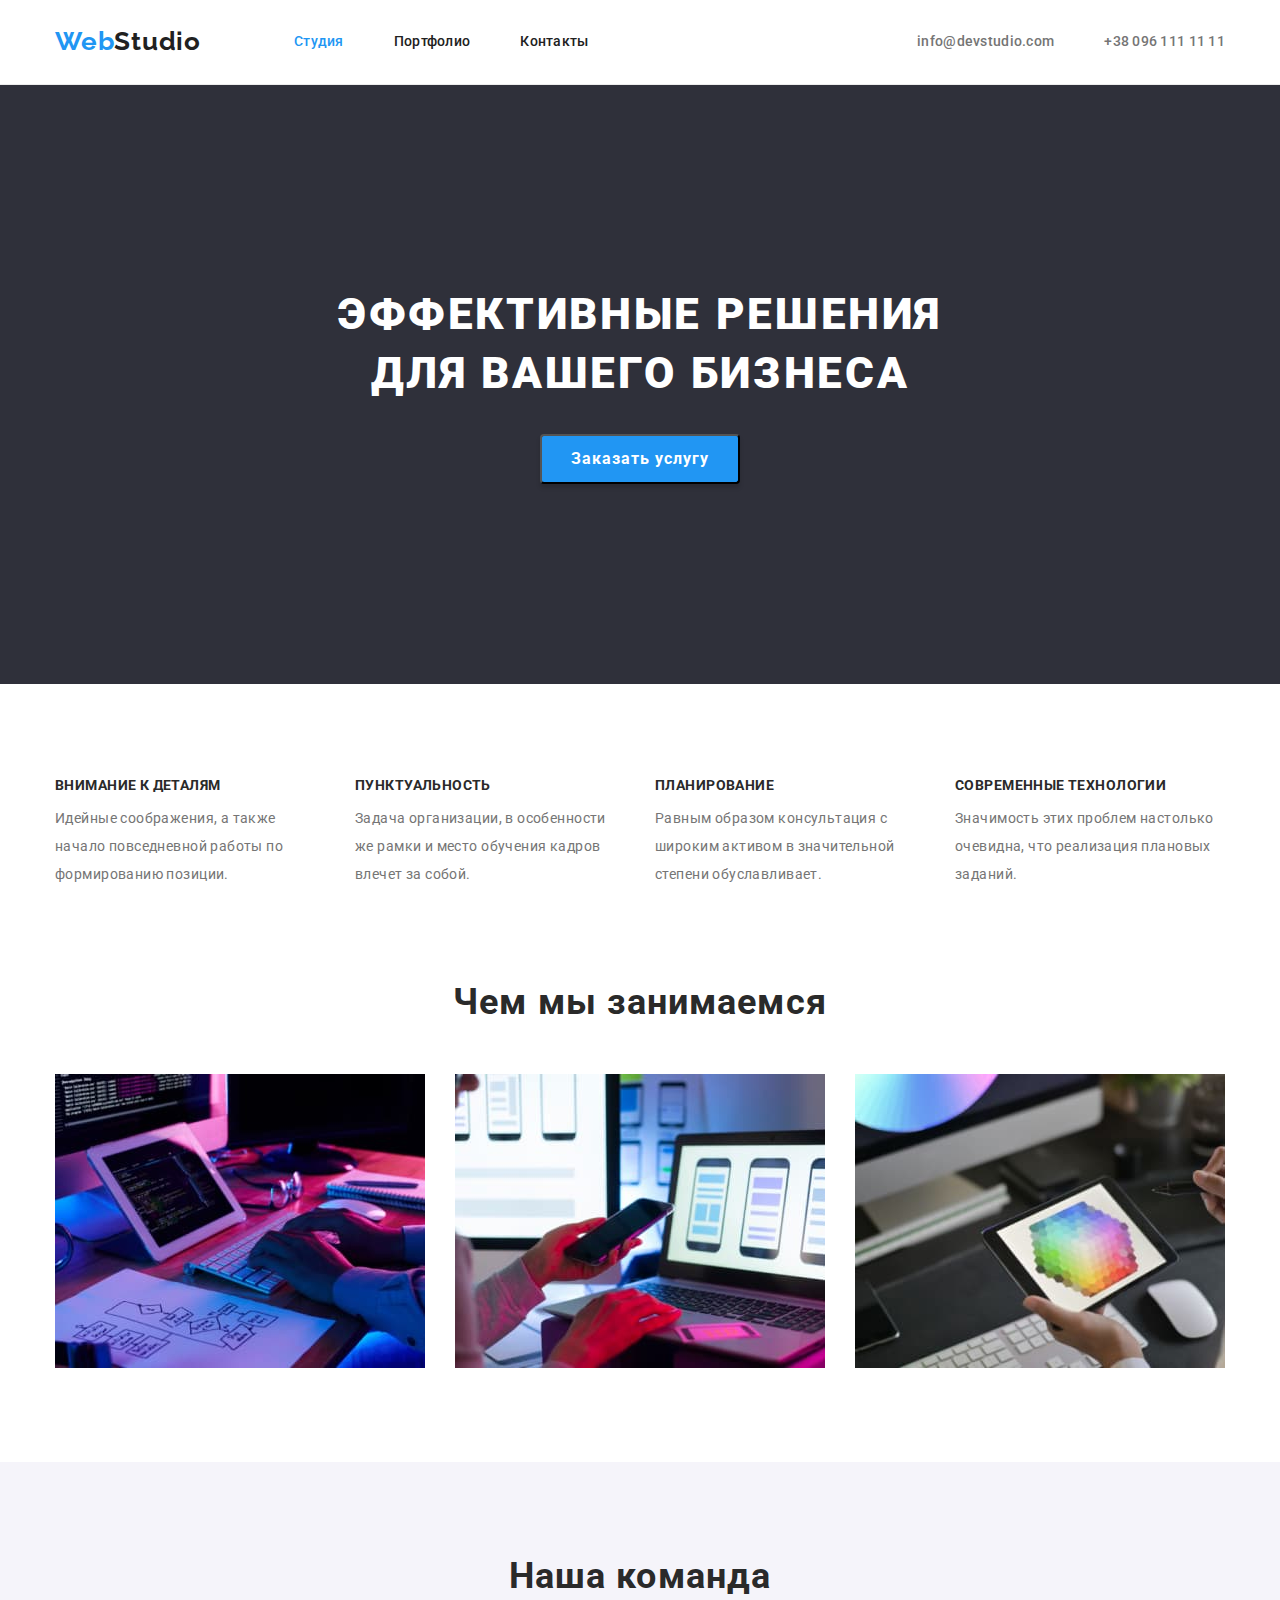
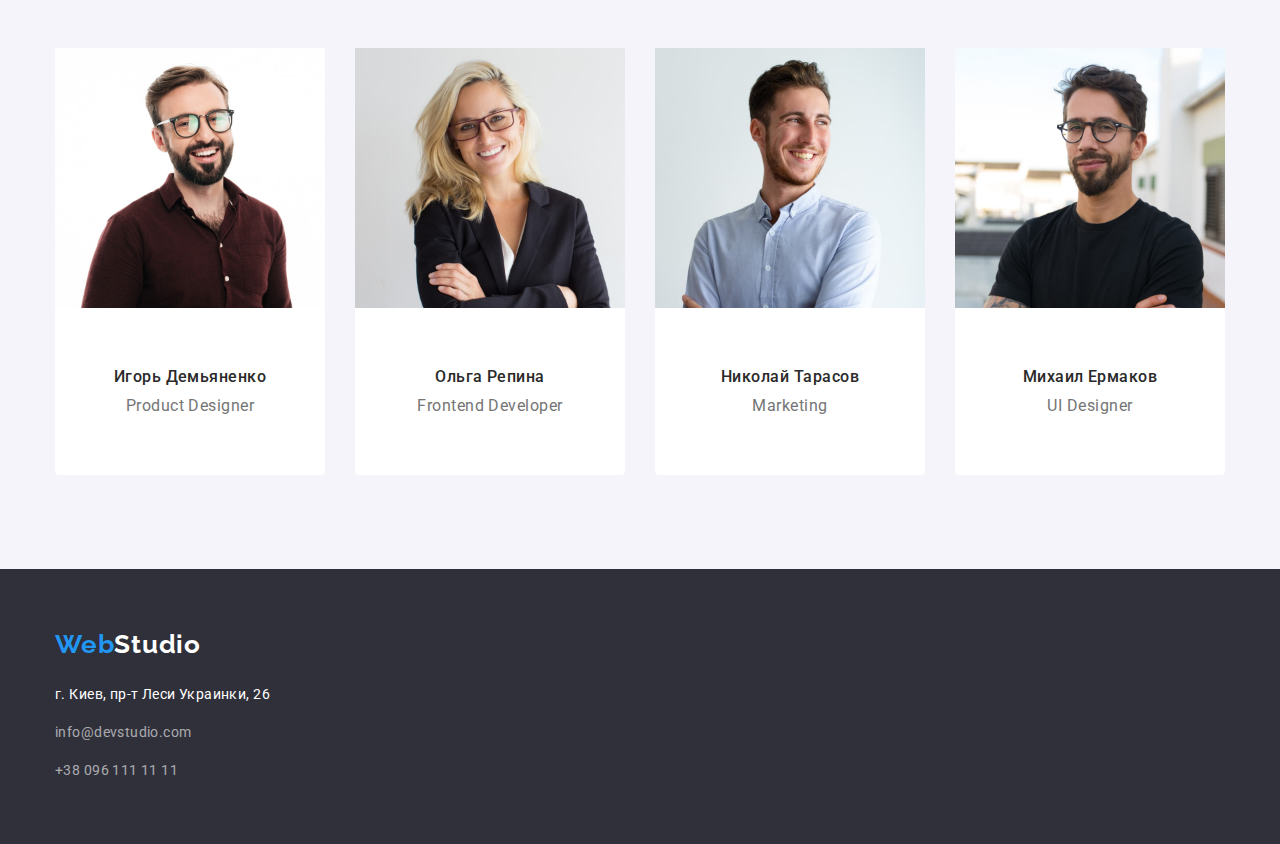
<file: index.html>
<!DOCTYPE html>
<html lang="ru">
  <head>
    <meta charset="UTF-8" />
    <meta http-equiv="X-UA-Compatible" content="IE=edge" />
    <meta name="viewport" content="width=device-width, initial-scale=1.0" />
    <title>Document</title>
    <link rel="preconnect" href="https://fonts.googleapis.com" />
    <link rel="preconnect" href="https://fonts.gstatic.com" crossorigin />
    <link
      href="https://fonts.googleapis.com/css2?family=Raleway:wght@700&family=Roboto:wght@400;500;700;900&display=swap"
      rel="stylesheet"
    />
    <link
      rel="stylesheet"
      href="https://cdnjs.cloudflare.com/ajax/libs/modern-normalize/1.1.0/modern-normalize.min.css"
    />
    <link rel="stylesheet" href="css/styles.css" />
  </head>
  <body class="page">
    <!--шапка сайта-->
    <header class="page-header">
      <!--логотип-->
      <div class="container main-nav">
        <nav class="main-nav">
          <a href="./index.html" class="logo link"> Web<span class="inner">Studio</span></a>
          <!--навигация-->
          <ul class="site-nav list">
            <li class="item">
              <a href="index.html" class="title-info site-nav link current">Студия</a>
            </li>
            <li class="item">
              <a href="portfolio.html" class="title-info site-nav link">Портфолио</a>
            </li>
            <li class="item"><a href="" class="title-info site-nav link">Контакты</a></li>
          </ul>
        </nav>
        <!--контакты-->
        <ul class="site-contacts list">
          <li class="item">
            <a href="mailto:info@devstudio.com" class="title-info site-contacts link"
              >info@devstudio.com</a
            >
          </li>
          <li class="item">
            <a href="tel:+380961111111" class="title-info site-contacts link">+38 096 111 11 11</a>
          </li>
        </ul>
      </div>
    </header>

    <main>
      <!--Герой -->
      <section class="hero-section">
        <div class="container">
          <h1 class="hero-title">
            Эффективные решения <br />
            для вашего бизнеса
          </h1>
          <button type="button" class="hero-button">Заказать услугу</button>
        </div>
      </section>

      <!--Преимущества-->
      <section class="benefits-section">
        <div class="container">
          <h2 class="visually-hidden">Преимущества нашей студии</h2>
          <ul class="benefits list box">
            <li class="item">
              <h3 class="title">Внимание к деталям</h3>
              <p class="text">
                Идейные соображения, а также начало повседневной работы по формированию позиции.
              </p>
            </li>
            <li class="item">
              <h3 class="title">Пунктуальность</h3>
              <p class="text">
                Задача организации, в особенности же рамки и место обучения кадров влечет за собой.
              </p>
            </li>
            <li class="item">
              <h3 class="title">Планирование</h3>
              <p class="text">
                Равным образом консультация с широким активом в значительной степени обуславливает.
              </p>
            </li>
            <li class="item">
              <h3 class="title">Современные технологии</h3>
              <p class="text">
                Значимость этих проблем настолько очевидна, что реализация плановых заданий.
              </p>
            </li>
          </ul>
        </div>
      </section>

      <!--Чем мы занимаемся-->
      <section class="work-section">
        <div class="container">
          <h2 class="section-title">Чем мы занимаемся</h2>
          <ul class="list main">
            <li class="item">
              <img
                class="photo"
                width="370"
                height="294"
                src="./images/box1.jpg"
                alt="мужчина пишет код"
              />
            </li>
            <li class="item">
              <img
                class="photo"
                width="370"
                height="294"
                src="./images/box2.jpg"
                alt="мужчина держит в руке телефон перед ноутбуком"
              />
            </li>
            <li class="item">
              <img
                class="photo"
                width="370"
                height="294"
                src="./images/box3.jpg"
                alt="мужчина выбирает цвет на планшете"
              />
            </li>
          </ul>
        </div>
      </section>

      <!--Наша команда-->
      <section class="team-section">
        <div class="container">
          <h2 class="team-title">Наша команда</h2>
          <ul class="team-pic list">
            <li class="team-pic-item">
              <img
                class="team-photo"
                width="270"
                height="260"
                src="./images/img2.jpg"
                alt="мужчина"
              />
              <div class="team-info-title">
                <h3 class="title">Игорь Демьяненко</h3>
                <p class="text" lang="en">Product Designer</p>
              </div>
            </li>
            <li class="team-pic-item">
              <img
                class="team-photo"
                width="270"
                height="260"
                src="./images/img3.jpg"
                alt="женщина"
              />
              <div class="team-info-title">
                <h3 class="title">Ольга Репина</h3>
                <p class="text" lang="en">Frontend Developer</p>
              </div>
            </li>
            <li class="team-pic-item">
              <img
                class="team-photo"
                width="270"
                height="260"
                src="./images/img4.jpg"
                alt="мужчина"
              />
              <div class="team-info-title">
                <h3 class="title">Николай Тарасов</h3>
                <p class="text" lang="en">Marketing</p>
              </div>
            </li>
            <li class="team-pic-item">
              <img
                class="team-photo"
                width="270"
                height="260"
                src="./images/img5.jpg"
                alt="мужчина"
              />
              <div class="team-info-title">
                <h3 class="title">Михаил Ермаков</h3>
                <p class="text" lang="en">UI Designer</p>
              </div>
            </li>
          </ul>
        </div>
      </section>
    </main>

    <!--Подвал-->
    <footer class="footer-section">
      <div class="container">
        <a href="./index.html" class="footer-logo link">Web<span class="inner">Studio</span></a>
        <address>
          <ul class="list">
            <li class="type">
              <a
                href="https://goo.gl/maps/yP3cJNycTKbXTuei9"
                class="map link"
                target="_blank"
                rel="noopener noreferrer"
              >
                г. Киев, пр-т Леси Украинки, 26</a
              >
            </li>
            <li class="type">
              <a href="mailto:info@devstudio.com" class="info link">info@devstudio.com</a>
            </li>
            <li><a href="tel:+380961111111" class="info link">+38 096 111 11 11</a></li>
          </ul>
        </address>
      </div>
    </footer>
  </body>
</html>
</file>
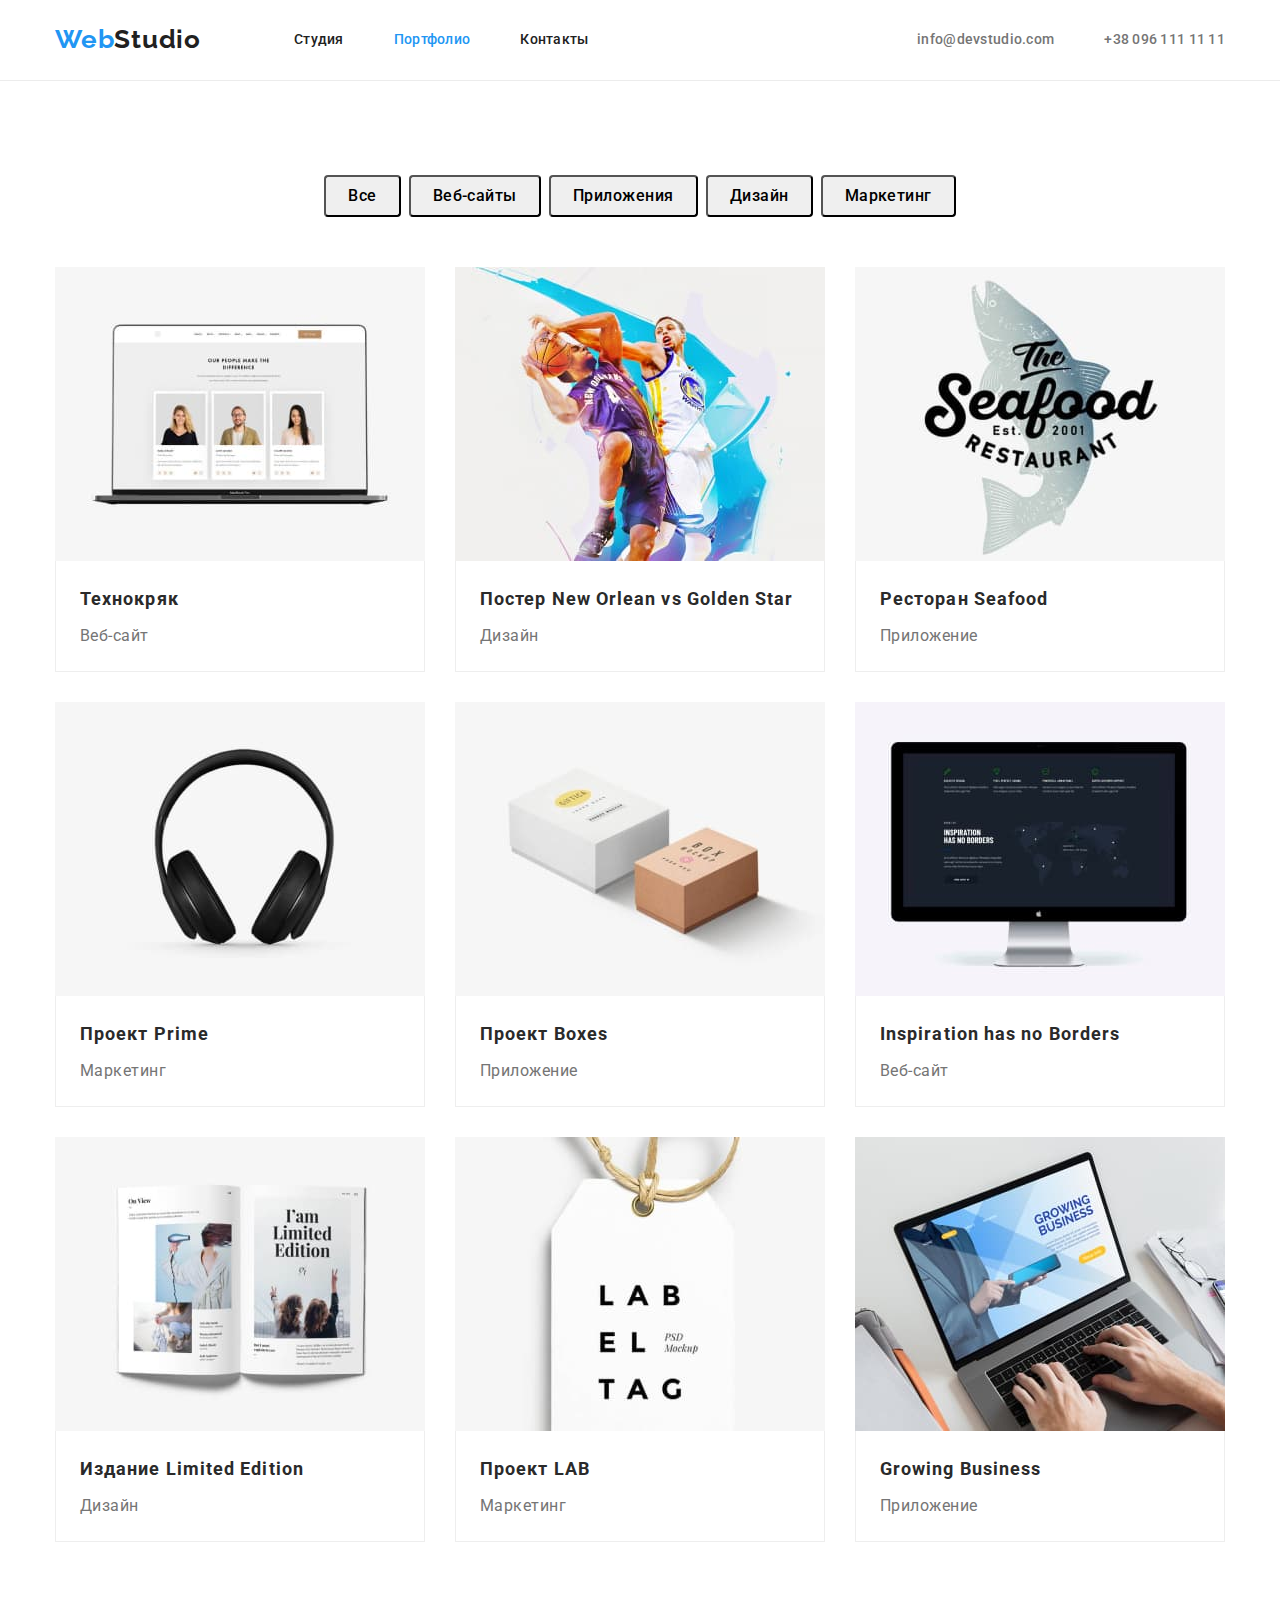
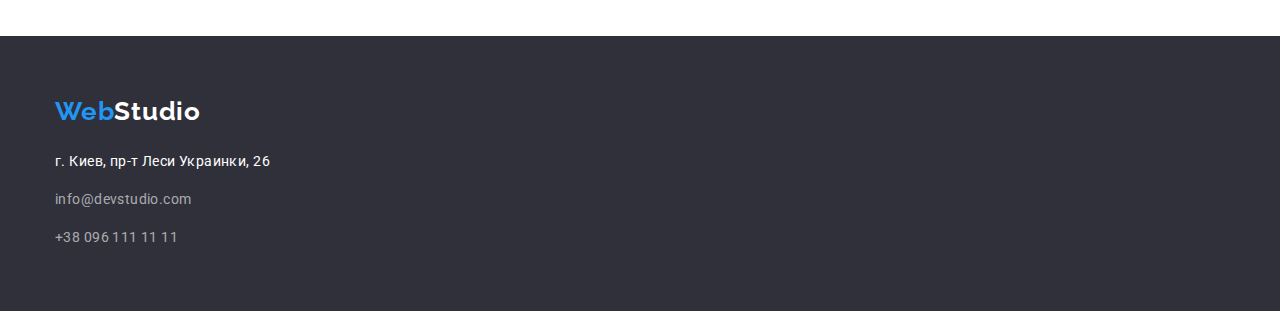
<file: portfolio.html>
<!DOCTYPE html>
<html lang="ru">
  <head>
    <meta charset="UTF-8" />
    <meta http-equiv="X-UA-Compatible" content="IE=edge" />
    <meta name="viewport" content="width=device-width, initial-scale=1.0" />
    <title>Document</title>
    <link rel="preconnect" href="https://fonts.googleapis.com" />
    <link rel="preconnect" href="https://fonts.gstatic.com" crossorigin />
    <link
      href="https://fonts.googleapis.com/css2?family=Raleway:wght@700&family=Roboto:wght@400;500;700;900&display=swap"
      rel="stylesheet"
    />
    <link
      rel="stylesheet"
      href="https://cdnjs.cloudflare.com/ajax/libs/modern-normalize/1.1.0/modern-normalize.min.css"
    />
    <link rel="stylesheet" href="css/styles.css" />
  </head>
  <body class="page">
    <!--шапка сайта-->
    <header class="page-header">
      <!--логотип-->
      <div class="container main-nav">
        <nav class="main-nav">
          <a href="./index.html" class="logo link"> Web<span class="inner">Studio</span></a>
          <!--навигация-->
          <ul class="site-nav list">
            <li class="item">
              <a href="index.html" class="site-nav link">Студия</a>
            </li>
            <li class="item">
              <a href="portfolio.html" class="site-nav link current">Портфолио</a>
            </li>
            <li class="item"><a href="" class="site-nav link">Контакты</a></li>
          </ul>
        </nav>
        <!--контакты-->
        <ul class="site-contacts list">
          <li class="item">
            <a href="mailto:info@devstudio.com" class="site-contacts link">info@devstudio.com</a>
          </li>
          <li class="item">
            <a href="tel:+380961111111" class="site-contacts link">+38 096 111 11 11</a>
          </li>
        </ul>
      </div>
    </header>
    <main>
      <!--Примеры работ-->
      <section class="section-main">
        <div class="container">
          <h1 class="visually-hidden">Примеры работ</h1>
          <ul class="main-btn list">
            <li class="item"><button class="link" type="button">Все</button></li>
            <li class="item"><button class="link" type="button">Веб-сайты</button></li>
            <li class="item"><button class="link" type="button">Приложения</button></li>
            <li class="item"><button class="link" type="button">Дизайн</button></li>
            <li class="item"><button class="link" type="button">Маркетинг</button></li>
          </ul>
          <ul class="section-examples list">
            <li class="item-flex">
              <img
                class="pic"
                width="370"
                height="294"
                src="images/img.jpg"
                alt="открытый ноутбук"
              />
              <div class="project-name">
                <h2 class="title">Технокряк</h2>
                <p class="text">Веб-сайт</p>
              </div>
            </li>
            <li class="item-flex">
              <img
                class="pic"
                width="370"
                height="294"
                src="images/img11.jpg"
                alt="баскетболисты в игре"
              />
              <div class="project-name">
                <h2 class="title">Постер <span lang="en">New Orlean vs Golden Star</span></h2>
                <p class="text">Дизайн</p>
              </div>
            </li>
            <li class="item-flex">
              <img
                class="pic"
                width="370"
                height="294"
                src="images/img22.jpg"
                alt="лого и название ресторана"
              />
              <div class="project-name">
                <h2 class="title">Ресторан <span lang="en">Seafood</span></h2>
                <p class="text">Приложение</p>
              </div>
            </li>
            <li class="item-flex">
              <img class="pic" width="370" height="294" src="images/img33.jpg" alt="наушники" />
              <div class="project-name">
                <h2 class="title">Проект <span lang="en">Prime</span></h2>
                <p class="text">Маркетинг</p>
              </div>
            </li>
            <li class="item-flex">
              <img class="pic" width="370" height="294" src="images/img44.jpg" alt="коробочки" />
              <div class="project-name">
                <h2 class="title">Проект <span lang="en">Boxes</span></h2>
                <p class="text">Приложение</p>
              </div>
            </li>
            <li class="item-flex">
              <img
                class="pic"
                width="370"
                height="294"
                src="images/img55.jpg"
                alt="экран компьютера"
              />
              <div class="project-name">
                <h2 class="title" lang="en">Inspiration has no Borders</h2>
                <p class="text">Веб-сайт</p>
              </div>
            </li>
            <li class="item-flex">
              <img
                class="pic"
                width="370"
                height="294"
                src="images/img66.jpg"
                alt="открытая книга"
              />
              <div class="project-name">
                <h2 class="title">Издание Limited Edition</h2>
                <p class="text">Дизайн</p>
              </div>
            </li>
            <li class="item-flex">
              <img class="pic" width="370" height="294" src="images/img77.jpg" alt="бирка" />
              <div class="project-name">
                <h2 class="title">Проект <span lang="en">LAB</span></h2>
                <p class="text">Маркетинг</p>
              </div>
            </li>
            <li class="item-flex">
              <img
                class="pic"
                width="370"
                height="294"
                src="images/img88.jpg"
                alt="мужчина печатает на ноутбуке"
              />
              <div class="project-name">
                <h2 class="title" lang="en">Growing Business</h2>
                <p class="text">Приложение</p>
              </div>
            </li>
          </ul>
        </div>
      </section>
    </main>

    <!--Подвал-->
    <footer class="footer-section">
      <div class="container">
        <a href="./index.html" class="footer-logo link">Web<span class="inner">Studio</span></a>
        <address>
          <ul class="list">
            <li class="type">
              <a
                href="https://goo.gl/maps/yP3cJNycTKbXTuei9"
                class="map link"
                target="_blank"
                rel="noopener noreferrer"
              >
                г. Киев, пр-т Леси Украинки, 26</a
              >
            </li>
            <li class="type">
              <a href="mailto:info@devstudio.com" class="info link">info@devstudio.com</a>
            </li>
            <li><a href="tel:+380961111111" class="info link">+38 096 111 11 11</a></li>
          </ul>
        </address>
      </div>
    </footer>
  </body>
</html>
</file>
<file: css/styles.css>
:root {
  --primary-text-color: #212121;
  --header-contacts-text-color: #757575;
  --accent-color: #2196f3;
  --primary-white-color: #ffffff;
  --button-bg-color: #f5f4fa;
  --bg-color-hero: #2f303a;
}
p,
h1,
h2,
h3,
h4,
h5,
h6 {
  margin: 0;
}
ul,
ol {
  margin: 0;
  padding: 0;
  list-style: none;
}
.visually-hidden {
  position: absolute;
  white-space: nowrap;
  width: 1px;
  height: 1px;
  overflow: hidden;
  border: 0;
  padding: 0;
  clip: rect(0 0 0 0);
  clip-path: inset(50%);
  margin: -1px;
}
body {
  color: #2a2a2a;
  background-color: var(--primary-bg-color);
  font-family: 'Roboto', sans-serif;
}
.link {
  text-decoration: none;
}
/* Шапка сайта */
.container {
  margin: 0 auto;
  width: 1200px;
  padding-left: 15px;
  padding-right: 15px;

  margin: 0 auto;
}
.page-header {
  border-bottom: 1px solid #ececec;
}
.page-header .inner {
  color: var(--primary-text-color);
}

/* логотип */
.logo {
  margin-right: 93px;
  color: var(--accent-color);
  font-family: raleway;
  font-weight: 700;
  font-size: 26px;
  line-height: 1.19;
  letter-spacing: 0.03em;
  padding-top: 24px;
  padding-bottom: 25px;
}
/* навигация */
.main-nav {
  display: flex;
  align-items: center;
}
.site-nav {
  display: flex;
  color: var(--primary-text-color);
  font-weight: 500;
  font-size: 14px;
  line-height: 1.4;
  letter-spacing: 0.02em;
}
.title-info {
  padding-top: 32px;
  padding-bottom: 32px;
}
.site-nav .item + .item {
  margin-left: 50px;
}
.site-nav:hover,
.site-nav:focus {
  color: var(--accent-color);
}
.site-nav .current {
  color: var(--accent-color);
}
/* контакты */
.site-contacts {
  display: flex;
  margin-left: auto;

  color: var(--header-contacts-text-color);
  font-weight: 500;
  font-size: 14px;
  line-height: 1.4;
  letter-spacing: 0.02em;
}
.site-contacts .item + .item {
  margin-left: 50px;
}
.site-contacts:hover,
.site-contacts:focus {
  color: var(--accent-color);
}

/* Герой */
.hero-section {
  background-color: var(--bg-color-hero);
  text-align: center;
  padding-top: 200px;
  padding-bottom: 200px;
}
.hero-title {
  color: var(--primary-white-color);
  font-weight: 900;
  font-size: 44px;
  line-height: 1.36;
  letter-spacing: 0.06em;
  text-transform: uppercase;
  text-align: center;
  margin-bottom: 30px;
}
.hero-button {
  display: block;
  margin: 0 auto;
  width: 200px;
  height: 50px;
  color: var(--primary-white-color);
  background-color: var(--accent-color);
  font-family: inherit;
  font-weight: 700;
  font-size: 16px;
  line-height: 1.87;
  letter-spacing: 0.06em;
  cursor: pointer;
  border-radius: 4px;
  box-shadow: 0px 4px 4px rgba(0, 0, 0, 0.15);
}
/* Преимущества */
.benefits-section {
  padding-top: 94px;
  padding-bottom: 94px;
}
.box {
  display: flex;
}
.benefits .item {
  width: 270px;
}

.benefits .item + .item {
  margin-left: 30px;
}
.benefits .title {
  margin-bottom: 10px;
  font-weight: 700;
  font-size: 14px;
  line-height: 1.14;
  letter-spacing: 0.03em;
  text-transform: uppercase;
}
.benefits .text {
  color: var(--header-contacts-text-color);
  font-size: 14px;
  line-height: 2;
  letter-spacing: 0.03em;
}
/* Чем мы занимаемся */
.work-section {
  padding-bottom: 94px;
}
.work-section .main {
  display: flex;
}
.main .item + .item {
  margin-left: 30px;
}
.section-title {
  margin-top: 0;
  margin-bottom: 50px;
  font-weight: 700;
  font-size: 36px;
  line-height: 1.16;
  text-align: center;
  letter-spacing: 0.03em;
}
.photo {
  display: block;
}
/* Наша команда */
.team-section {
  background: var(--button-bg-color);
  padding-top: 94px;
  padding-bottom: 94px;
}
.team-pic {
  display: flex;
}
.team-title {
  margin-bottom: 50px;
  font-weight: 700;
  font-size: 36px;
  line-height: 1.16;
  text-align: center;
  letter-spacing: 0.03em;
}
.team-photo {
  margin-bottom: 30px;
  display: block;
}
.team-pic .team-pic-item + .team-pic-item {
  margin-left: 30px;
}
.team-pic .title {
  margin-bottom: 10px;
  font-weight: 500;
  font-size: 16px;
  line-height: 1.18;
  letter-spacing: 0.03em;
}
.team-pic .text {
  padding-bottom: 30px;
  color: var(--header-contacts-text-color);
  font-size: 16px;
  line-height: 1.18;
  letter-spacing: 0.03em;
}
.team-pic-item {
  text-align: center;
  background-color: var(--primary-white-color);
  border-radius: 0 0 4px 4px;
}
.team-info-title {
  padding-top: 30px;
  padding-bottom: 30px;
}
/* Кнопки портфолио */
.section-main {
  padding-top: 94px;
  padding-bottom: 94px;
}
.main-btn {
  display: flex;
  justify-content: center;
  margin-bottom: 50px;
}
.main-btn .item + .item {
  margin-left: 8px;
}
.section-examples {
  display: flex;
  flex-wrap: wrap;
}
.pic {
  display: block;
}
.item-flex {
  margin-right: 30px;
  margin-bottom: 30px;
}
.project-name {
  padding: 20px 24px;
  border: 1px solid #eeeeee;
  border-top: none;
}
.item-flex:nth-child(3n) {
  margin-right: 0px;
}
.item-flex:nth-last-child(-n + 3) {
  margin-bottom: 0;
}
.main-btn .link {
  font-family: inherit;
  font-weight: 500;
  font-size: 16px;
  line-height: 1.62;
  text-align: center;
  letter-spacing: 0.03em;
  cursor: pointer;
  border-radius: 4px;
  padding: 6px 22px;
}
.main-btn .link:hover,
.main-btn .link:focus {
  color: var(--primary-white-color);
  background-color: var(--accent-color);
}
.main-btn .link:current {
  color: var(--accent-color);
}

.item-flex .title {
  margin-bottom: 4px;
}

/* Чем мы занимаемся */
.section-examples .title {
  font-weight: 700;
  font-size: 18px;
  line-height: 2;
  letter-spacing: 0.06em;
}
.section-examples .text {
  color: var(--header-contacts-text-color);
  font-size: 16px;
  line-height: 1.87;
  letter-spacing: 0.03em;
}
/*--------------------------Подвал----------------------- */
.footer-section {
  padding-top: 60px;
  padding-bottom: 60px;
  background-color: var(--bg-color-hero);
}
.footer-logo {
  color: var(--accent-color);
  font-family: raleway;
  font-weight: 700;
  font-size: 26px;
  line-height: 1.19;
  letter-spacing: 0.03em;
  margin-bottom: 20px;
  display: inline-block;
}
.footer-section .inner {
  color: var(--primary-white-color);
}
.footer-section .map {
  color: var(--primary-white-color);
  font-style: normal;
  font-size: 14px;
  line-height: 2;
  letter-spacing: 0.03em;
}
.footer-section .map:hover,
.footer-section .map:focus {
  color: var(--accent-color);
}
.footer-section .type {
  margin-bottom: 10px;
}
.footer-section .info {
  color: rgba(255, 255, 255, 0.6);
  font-style: normal;
  font-size: 14px;
  line-height: 2;
  letter-spacing: 0.03em;
}
.footer-section .info:hover,
.footer-section .info:focus {
  color: var(--accent-color);
}
</file>
